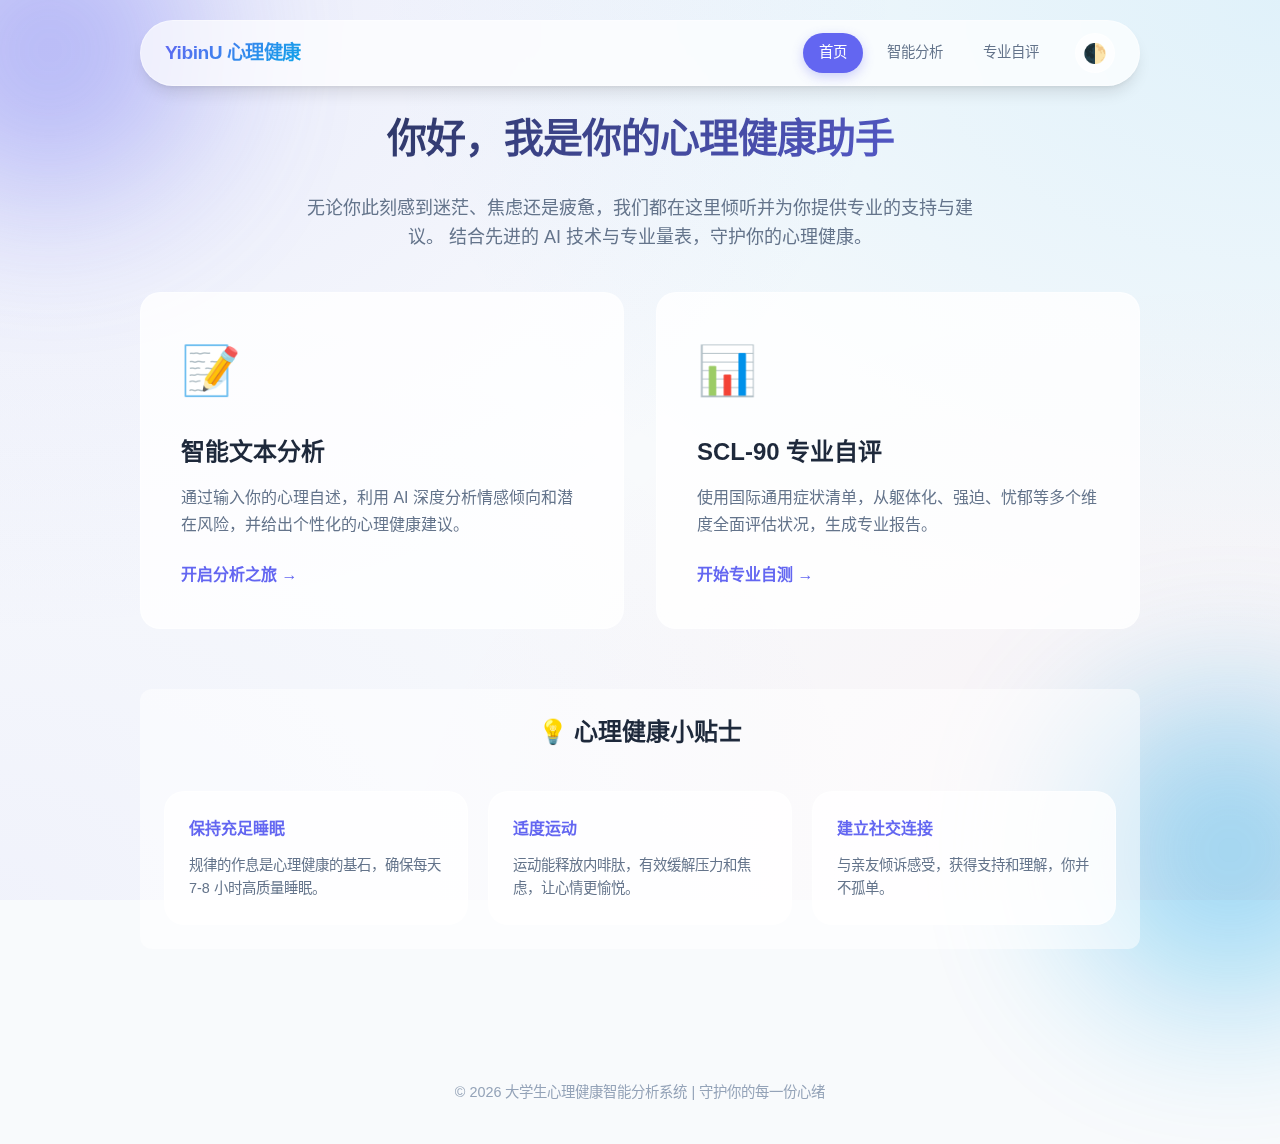
<file: src/front/index.html>
<!DOCTYPE html>
<html lang="zh-CN">
<head>
    <meta charset="UTF-8">
    <meta name="viewport" content="width=device-width, initial-scale=1.0">
    <title>大学生心理健康智能分析系统 - 首页</title>
    <link rel="stylesheet" href="style.css">
    <script src="config.js"></script>
</head>
<body>
    <div class="navbar">
        <div class="nav-inner">
            <div class="nav-logo">YibinU 心理健康</div>
            <div class="nav-links">
                <a href="index.html" class="nav-link nav-link-active">首页</a>
                <a href="advice.html" class="nav-link">智能分析</a>
                <a href="scl90.html" class="nav-link">专业自评</a>
                <button class="theme-toggle" id="theme-toggle" title="切换主题">🌓</button>
            </div>
        </div>
    </div>

    <div class="container">
        <header class="text-center mb-4">
            <h1 class="main-title">你好，我是你的心理健康助手</h1>
            <p class="intro">
                无论你此刻感到迷茫、焦虑还是疲惫，我们都在这里倾听并为你提供专业的支持与建议。
                结合先进的 AI 技术与专业量表，守护你的心理健康。
            </p>
        </header>

        <div class="features-grid">
            <a href="advice.html" class="feature-card">
                <span class="feature-icon">📝</span>
                <h2 class="feature-name">智能文本分析</h2>
                <p class="feature-desc">
                    通过输入你的心理自述，利用 AI 深度分析情感倾向和潜在风险，并给出个性化的心理健康建议。
                </p>
                <div class="feature-btn">开启分析之旅 →</div>
            </a>

            <a href="scl90.html" class="feature-card">
                <span class="feature-icon">📊</span>
                <h2 class="feature-name">SCL-90 专业自评</h2>
                <p class="feature-desc">
                    使用国际通用症状清单，从躯体化、强迫、忧郁等多个维度全面评估状况，生成专业报告。
                </p>
                <div class="feature-btn">开始专业自测 →</div>
            </a>
        </div>

        <div class="mt-4 text-section" style="margin-top: 60px;">
            <h3 class="text-center mb-4" style="font-size: 1.5rem; font-weight: 700;">💡 心理健康小贴士</h3>
            <div class="features-grid" style="grid-template-columns: repeat(auto-fit, minmax(250px, 1fr)); gap: 20px;">
                <div class="feature-card" style="padding: 24px;">
                    <h4 style="color: var(--primary); margin-bottom: 12px;">保持充足睡眠</h4>
                    <p style="font-size: 0.9rem; color: var(--text-muted);">规律的作息是心理健康的基石，确保每天 7-8 小时高质量睡眠。</p>
                </div>
                <div class="feature-card" style="padding: 24px;">
                    <h4 style="color: var(--primary); margin-bottom: 12px;">适度运动</h4>
                    <p style="font-size: 0.9rem; color: var(--text-muted);">运动能释放内啡肽，有效缓解压力和焦虑，让心情更愉悦。</p>
                </div>
                <div class="feature-card" style="padding: 24px;">
                    <h4 style="color: var(--primary); margin-bottom: 12px;">建立社交连接</h4>
                    <p style="font-size: 0.9rem; color: var(--text-muted);">与亲友倾诉感受，获得支持和理解，你并不孤单。</p>
                </div>
            </div>
        </div>
    </div>

    <footer class="text-center" style="padding: 40px 0; color: var(--text-light); font-size: 0.9rem;">
        <p>© 2026 大学生心理健康智能分析系统 | 守护你的每一份心绪</p>
    </footer>

    <script>
        // 主题切换逻辑
        const themeToggle = document.getElementById('theme-toggle');
        const body = document.body;

        // 初始化主题
        if (localStorage.getItem('theme') === 'dark' || 
            (!localStorage.getItem('theme') && window.matchMedia('(prefers-color-scheme: dark)').matches)) {
            body.classList.add('dark');
        }

        themeToggle.addEventListener('click', () => {
            const isDark = body.classList.toggle('dark');
            localStorage.setItem('theme', isDark ? 'dark' : 'light');
        });
    </script>
</body>
</html>
</file>
<file: src/front/style.css>
/* ==========================================================================
   全局变量与基础设置
   ========================================================================== */
:root {
    /* 核心色彩系统 - 采用现代、高饱和度的色彩 */
    --primary: #6366f1;         /* Indigo 500 */
    --primary-hover: #4f46e5;   /* Indigo 600 */
    --secondary: #0ea5e9;       /* Sky 500 */
    --accent: #f43f5e;          /* Rose 500 */
    
    /* 背景色 */
    --bg-main: #f8fafc;         /* Slate 50 */
    --bg-card: rgba(255, 255, 255, 0.8);
    --bg-glass: rgba(255, 255, 255, 0.7);
    
    /* 文本色彩 */
    --text-main: #1e293b;       /* Slate 800 */
    --text-muted: #64748b;      /* Slate 500 */
    --text-light: #94a3b8;      /* Slate 400 */
    
    /* 状态色 */
    --success: #10b981;
    --warning: #f59e0b;
    --danger: #ef4444;
    --info: #3b82f6;

    /* 装饰性变量 */
    --radius-sm: 8px;
    --radius-md: 12px;
    --radius-lg: 20px;
    --radius-full: 9999px;
    
    --shadow-sm: 0 1px 2px 0 rgb(0 0 0 / 0.05);
    --shadow-md: 0 4px 6px -1px rgb(0 0 0 / 0.1), 0 2px 4px -2px rgb(0 0 0 / 0.1);
    --shadow-lg: 0 10px 15px -3px rgb(0 0 0 / 0.1), 0 4px 6px -4px rgb(0 0 0 / 0.1);
    --shadow-xl: 0 20px 25px -5px rgb(0 0 0 / 0.1), 0 8px 10px -6px rgb(0 0 0 / 0.1);
    
    --glass-border: rgba(255, 255, 255, 0.4);
    --glass-blur: blur(12px);
    
    --transition: all 0.3s cubic-bezier(0.4, 0, 0.2, 1);
}

/* 暗色主题适配 */
body.dark {
    --bg-main: #0f172a;         /* Slate 900 */
    --bg-card: rgba(30, 41, 59, 0.8);
    --bg-glass: rgba(15, 23, 42, 0.7);
    
    --text-main: #f1f5f9;       /* Slate 100 */
    --text-muted: #cbd5e1;      /* Slate 300 */
    --text-light: #cbd5e1;      /* Slate 300 - Increased for better visibility in dark mode */
    
    --glass-border: rgba(255, 255, 255, 0.1);
    --shadow-lg: 0 10px 15px -3px rgb(0 0 0 / 0.3);
}

/* ==========================================================================
   基础样式重置
   ========================================================================== */
* {
    margin: 0;
    padding: 0;
    box-sizing: border-box;
}

body {
    font-family: 'Inter', 'PingFang SC', 'Microsoft YaHei', sans-serif;
    background: var(--bg-main);
    background-image: 
        radial-gradient(at 0% 0%, rgba(99, 102, 241, 0.1) 0px, transparent 50%),
        radial-gradient(at 100% 0%, rgba(14, 165, 233, 0.1) 0px, transparent 50%),
        radial-gradient(at 100% 100%, rgba(244, 63, 94, 0.05) 0px, transparent 50%),
        radial-gradient(at 0% 100%, rgba(99, 102, 241, 0.05) 0px, transparent 50%);
    background-attachment: fixed;
    color: var(--text-main);
    line-height: 1.6;
    min-height: 100vh;
    transition: var(--transition);
    overflow-x: hidden;
    position: relative;
}

/* 背景装饰动画 */
body::before, body::after {
    content: '';
    position: fixed;
    width: 300px;
    height: 300px;
    border-radius: 50%;
    filter: blur(80px);
    z-index: -1;
    opacity: 0.4;
    animation: float 20s infinite alternate;
}

body::before {
    background: var(--primary);
    top: -100px;
    left: -100px;
}

body::after {
    background: var(--secondary);
    bottom: -100px;
    right: -100px;
    animation-delay: -10s;
}

@keyframes float {
    0% { transform: translate(0, 0) scale(1); }
    100% { transform: translate(100px, 50px) scale(1.2); }
}

@keyframes highlight {
    0% { background-color: var(--warning); }
    100% { background-color: var(--bg-card); }
}

/* 暗色模式切换按钮 */
.theme-toggle {
    background: var(--bg-glass);
    border: 1px solid var(--glass-border);
    color: var(--text-main);
    width: 40px;
    height: 40px;
    border-radius: 50%;
    display: flex;
    align-items: center;
    justify-content: center;
    cursor: pointer;
    transition: var(--transition);
    font-size: 1.2rem;
    margin-left: 12px;
}

.theme-toggle:hover {
    transform: rotate(15deg) scale(1.1);
    background: var(--primary);
    color: white;
}

/* ==========================================================================
   导航栏 (Navbar) - 玻璃拟态设计
   ========================================================================== */
.navbar {
    position: sticky;
    top: 20px;
    z-index: 1000;
    width: 95%;
    max-width: 1000px;
    margin: 0 auto 40px;
}

.nav-inner {
    display: flex;
    align-items: center;
    justify-content: space-between;
    padding: 12px 24px;
    background: var(--bg-glass);
    backdrop-filter: var(--glass-blur);
    -webkit-backdrop-filter: var(--glass-blur);
    border: 1px solid var(--glass-border);
    border-radius: var(--radius-full);
    box-shadow: var(--shadow-lg);
}

.nav-logo {
    font-size: 1.2rem;
    font-weight: 800;
    background: linear-gradient(135deg, var(--primary), var(--secondary));
    -webkit-background-clip: text;
    -webkit-text-fill-color: transparent;
    letter-spacing: -0.5px;
}

.nav-links {
    display: flex;
    gap: 8px;
}

.nav-link {
    font-size: 0.9rem;
    font-weight: 500;
    color: var(--text-muted);
    text-decoration: none;
    padding: 8px 16px;
    border-radius: var(--radius-full);
    transition: var(--transition);
}

.nav-link:hover {
    color: var(--primary);
    background: rgba(99, 102, 241, 0.1);
}

.nav-link-active {
    background: var(--primary) !important;
    color: white !important;
    box-shadow: 0 4px 12px rgba(99, 102, 241, 0.3);
}

/* ==========================================================================
   卡片与容器 (Cards & Containers)
   ========================================================================== */
.container {
    width: 95%;
    max-width: 1000px;
    margin: 0 auto;
    padding-bottom: 60px;
}

.screen, .analysis-container, .result-container {
    background: var(--bg-card);
    backdrop-filter: var(--glass-blur);
    -webkit-backdrop-filter: var(--glass-blur);
    border: 1px solid var(--glass-border);
    border-radius: var(--radius-lg);
    padding: 40px;
    box-shadow: var(--shadow-xl);
    animation: slideUp 0.6s cubic-bezier(0.16, 1, 0.3, 1);
}

@keyframes slideUp {
    from { opacity: 0; transform: translateY(30px); }
    to { opacity: 1; transform: translateY(0); }
}

/* ==========================================================================
   排版 (Typography)
   ========================================================================== */
h1 {
    font-size: 2.5rem;
    font-weight: 800;
    margin-bottom: 1.5rem;
    text-align: center;
    letter-spacing: -1px;
    color: var(--text-main);
}

.main-title {
    background: linear-gradient(135deg, var(--text-main), var(--primary));
    -webkit-background-clip: text;
    -webkit-text-fill-color: transparent;
}

h2 {
    font-size: 1.5rem;
    font-weight: 700;
    margin-bottom: 1.25rem;
}

.intro {
    font-size: 1.125rem;
    color: var(--text-muted);
    text-align: center;
    max-width: 700px;
    margin: 0 auto 40px;
}

/* ==========================================================================
   表单与交互 (Forms & Interactions)
   ========================================================================== */
.form-group {
    margin-bottom: 24px;
}

label {
    display: block;
    font-size: 0.9rem;
    font-weight: 600;
    color: var(--text-main);
    margin-bottom: 8px;
    padding-left: 4px;
}

input[type="text"],
input[type="date"],
select,
textarea {
    width: 100%;
    padding: 12px 16px;
    background: rgba(255, 255, 255, 0.5);
    border: 2px solid transparent;
    border-radius: var(--radius-md);
    font-size: 1rem;
    color: var(--text-main);
    transition: var(--transition);
    box-shadow: var(--shadow-sm);
}

body.dark input, body.dark select, body.dark textarea {
    background: rgba(30, 41, 59, 0.5);
}

input:focus, select:focus, textarea:focus {
    outline: none;
    background: white;
    border-color: var(--primary);
    box-shadow: 0 0 0 4px rgba(99, 102, 241, 0.1);
}

body.dark input:focus, body.dark select:focus, body.dark textarea:focus {
    background: #1e293b;
}

/* 按钮美化 */
.btn {
    display: inline-flex;
    align-items: center;
    justify-content: center;
    padding: 12px 28px;
    font-size: 1rem;
    font-weight: 600;
    border-radius: var(--radius-md);
    border: none;
    cursor: pointer;
    transition: var(--transition);
    gap: 8px;
}

.btn.primary {
    background: linear-gradient(135deg, var(--primary), var(--primary-hover));
    color: white;
    box-shadow: 0 4px 12px rgba(99, 102, 241, 0.3);
}

.btn.primary:hover {
    transform: translateY(-2px);
    box-shadow: 0 6px 20px rgba(99, 102, 241, 0.4);
}

.btn.secondary {
    background: white;
    color: var(--text-main);
    border: 1px solid var(--glass-border);
    box-shadow: var(--shadow-sm);
}

body.dark .btn.secondary {
    background: #1e293b;
    color: white;
}

.btn.secondary:hover {
    background: var(--bg-main);
    border-color: var(--primary);
    color: var(--primary);
}

/* ==========================================================================
   首页功能卡片 (Feature Cards)
   ========================================================================== */
.features-grid {
    display: grid;
    grid-template-columns: repeat(auto-fit, minmax(320px, 1fr));
    gap: 32px;
    margin-top: 40px;
}

.feature-card {
    background: var(--bg-card);
    padding: 40px;
    border-radius: var(--radius-lg);
    border: 1px solid var(--glass-border);
    text-decoration: none;
    transition: var(--transition);
    display: flex;
    flex-direction: column;
    position: relative;
    overflow: hidden;
}

.feature-card:hover {
    transform: translateY(-8px);
    box-shadow: var(--shadow-xl);
    border-color: var(--primary);
}

.feature-icon {
    font-size: 3rem;
    margin-bottom: 24px;
    display: inline-block;
}

.feature-name {
    font-size: 1.5rem;
    font-weight: 700;
    color: var(--text-main);
    margin-bottom: 12px;
}

.feature-desc {
    color: var(--text-muted);
    font-size: 1rem;
    line-height: 1.7;
    margin-bottom: 24px;
}

.feature-btn {
    margin-top: auto;
    color: var(--primary);
    font-weight: 700;
    display: flex;
    align-items: center;
    gap: 4px;
}

/* ==========================================================================
   结果展示与表格 (Results & Tables)
   ========================================================================== */
.text-section {
    background: rgba(255, 255, 255, 0.5);
    border-radius: var(--radius-md);
    padding: 24px;
    margin-bottom: 32px;
}

body.dark .text-section {
    background: rgba(30, 41, 59, 0.5);
}

.level-table {
    width: 100%;
    border-collapse: separate;
    border-spacing: 0;
    margin: 20px 0;
    border-radius: var(--radius-md);
    overflow: hidden;
    border: 1px solid var(--glass-border);
}

.level-table th {
    background: rgba(99, 102, 241, 0.1);
    color: var(--primary);
    padding: 16px;
    font-weight: 700;
    text-align: center;
}

/* 症状评估结果表格通用样式 */
.level-table td {
    padding: 16px;
    text-align: center;
    border-top: 1px solid var(--glass-border);
    background: var(--bg-card); /* 修改为变量，支持透明度 */
    color: var(--text-main);
}

body.dark .level-table td {
    background: rgba(30, 41, 59, 0.5);
}

/* 状态等级背景 - 提高优先级以覆盖通用 td 样式 */
.level-table td.level-normal,
.level-table td.level-mild,
.level-table td.level-moderate,
.level-table td.level-severe {
    color: white !important;
    font-weight: 700;
    text-shadow: 0 1px 2px rgba(0,0,0,0.2);
}

.level-table td.level-normal { background: var(--secondary) !important; }
.level-table td.level-mild { background: #fbbf24 !important; }
.level-table td.level-moderate { background: #f97316 !important; }
.level-table td.level-severe { background: var(--accent) !important; }

/* 状态标签 */
.status-pill {
    padding: 4px 12px;
    border-radius: var(--radius-full);
    font-size: 0.85rem;
    font-weight: 600;
}

.status-normal { background: #d1fae5; color: #065f46; }
.status-mild { background: #fef3c7; color: #92400e; }
.status-moderate { background: #ffedd5; color: #9a3412; }
.status-severe { background: #fee2e2; color: #991b1b; }

/* 暗色模式下的状态标签适配 */
body.dark .status-normal { background: rgba(16, 185, 129, 0.2); color: #34d399; }
body.dark .status-mild { background: rgba(245, 158, 11, 0.2); color: #fbbf24; }
body.dark .status-moderate { background: rgba(249, 115, 22, 0.2); color: #fb923c; }
body.dark .status-severe { background: rgba(239, 68, 68, 0.2); color: #f87171; }

/* 因子分析卡片中的指示器表格样式 */
.factor-analysis .level-table table {
    width: 100%;
    border-collapse: collapse;
}

.factor-analysis .level-table td {
    padding: 10px;
    text-align: center;
    font-size: 0.85rem;
    font-weight: 600;
    color: white !important;
    opacity: 0.4; /* 降低不活跃状态的透明度 */
    filter: saturate(0.5) contrast(0.8); /* 使用滤镜使其看起来灰暗一些 */
    transition: var(--transition);
    border: none !important;
}

.factor-analysis .level-table td.active {
    opacity: 1;
    filter: none;
    transform: scale(1.05);
    z-index: 1;
    box-shadow: 0 4px 12px rgba(0,0,0,0.15);
}

/* ==========================================================================
   进度条与加载 (Progress & Loading)
   ========================================================================== */
.progress-bar {
    height: 8px;
    background: rgba(0, 0, 0, 0.05);
    border-radius: var(--radius-full);
    overflow: hidden;
}

.progress-fill {
    height: 100%;
    background: linear-gradient(90deg, var(--primary), var(--secondary));
    transition: width 0.4s ease;
}

/* ==========================================================================
   响应式适配 (Responsive)
   ========================================================================== */
@media (max-width: 768px) {
    .navbar { top: 10px; width: 98%; }
    .nav-logo { font-size: 1rem; }
    .nav-inner { padding: 8px 16px; }
    .nav-link { padding: 6px 12px; font-size: 0.8rem; }
    
    .screen, .analysis-container, .result-container { padding: 24px; }
    h1 { font-size: 2rem; }
}

/* ==========================================================================
   因子分析卡片 (Factor Analysis Cards)
   ========================================================================== */
.factor-analysis {
    background: var(--bg-glass);
    border: 1px solid var(--glass-border);
    border-radius: var(--radius-lg);
    padding: 24px;
    margin-bottom: 24px;
    transition: var(--transition);
}

.factor-analysis:hover {
    transform: translateY(-4px);
    box-shadow: var(--shadow-lg);
    border-color: var(--primary);
}

.factor-analysis h4 {
    font-size: 1.25rem;
    font-weight: 700;
    margin-bottom: 16px;
    color: var(--primary);
    display: flex;
    align-items: center;
    gap: 10px;
}

.factor-analysis h4::before {
    content: '';
    display: block;
    width: 4px;
    height: 18px;
    background: var(--primary);
    border-radius: 2px;
}

.factor-score-info {
    display: flex;
    gap: 24px;
    margin-bottom: 20px;
    padding-bottom: 16px;
    border-bottom: 1px dashed var(--glass-border);
}

.factor-score-info p {
    font-size: 0.95rem;
    color: var(--text-main);
}

.factor-score-info strong {
    color: var(--primary);
    margin-right: 4px;
}

/* 评分数值样式 */
.score-value {
    font-weight: 800;
    padding: 2px 8px;
    border-radius: var(--radius-sm);
}

.score-value.normal { color: var(--secondary); }
.score-value.mild { color: #fbbf24; }
.score-value.moderate { color: #f97316; }
.score-value.severe { color: var(--accent); }

.factor-description {
    font-size: 0.95rem;
    line-height: 1.6;
    color: var(--text-muted);
}

.factor-description p {
    margin-bottom: 8px;
}

.factor-description strong {
    color: var(--primary);
}

/* 测评专用组件 */
.option-pill {
    display: flex;
    align-items: center;
    justify-content: center;
    padding: 16px;
    background: var(--bg-glass);
    border: 2px solid var(--glass-border);
    border-radius: var(--radius-md);
    cursor: pointer;
    transition: var(--transition);
    font-weight: 600;
    color: var(--text-muted);
}

.option-pill:hover {
    border-color: var(--primary);
    color: var(--primary);
    background: rgba(99, 102, 241, 0.05);
}

.option-pill.active {
    background: var(--primary);
    color: white;
    border-color: var(--primary);
    box-shadow: 0 4px 12px rgba(99, 102, 241, 0.3);
}

.info-card {
    background: var(--bg-glass);
    padding: 16px;
    border-radius: var(--radius-md);
    border: 1px solid var(--glass-border);
    transition: var(--transition);
}

.info-card:hover {
    background: var(--bg-card);
    transform: translateY(-2px);
}

/* 响应式调整 */
@media (max-width: 768px) {
    .factor-score-info {
        flex-direction: column;
        gap: 8px;
    }
}

/* 辅助工具类 (Utility Classes) */
.hidden { display: none !important; }
.text-center { text-align: center; }
.text-main { color: var(--text-main); }
.text-muted { color: var(--text-muted); }
.text-light { color: var(--text-light); }
.font-bold { font-weight: 700; color: var(--text-main); }
.mt-4 { margin-top: 1rem; }
.mb-4 { margin-bottom: 1rem; }
.p-4 { padding: 1rem; }
</file>
